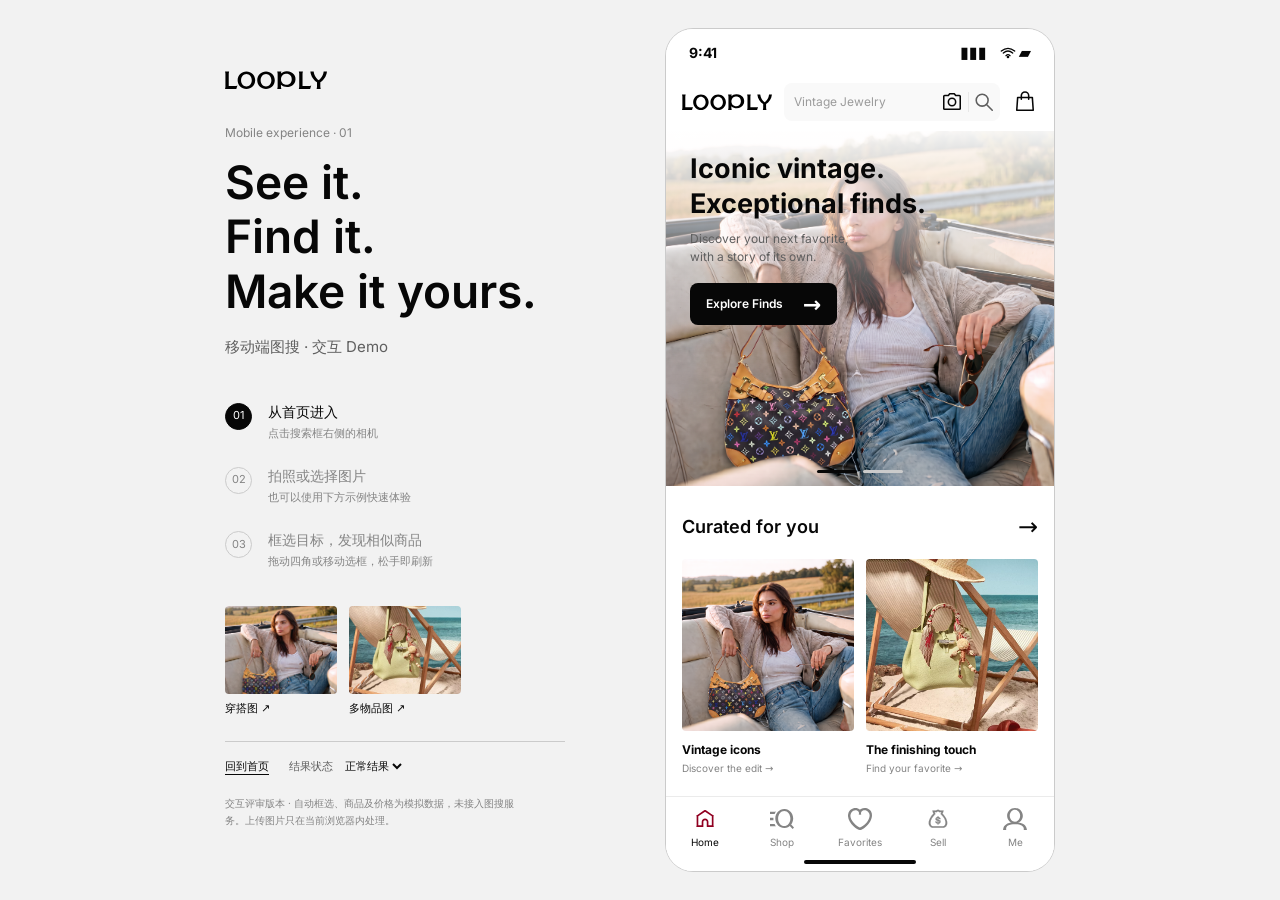
<file: index.html>
<!doctype html>
<html lang="en"><head><meta charset="UTF-8"><meta name="viewport" content="width=device-width,initial-scale=1,viewport-fit=cover"><title>Looply · Visual Search</title><link rel="stylesheet" href="style.css?v=20261026-4"></head>
<body>
<aside class="review">
 <img src="assets/logo.svg" class="review-logo" alt="Looply"><div class="version">Mobile experience · 01</div>
 <h1>See it.<br>Find it.<br>Make it yours.</h1>
 <p class="intro">移动端图搜 · 交互 Demo</p>
 <ol class="steps"><li class="active" data-step="home"><span>01</span><div>从首页进入<small>点击搜索框右侧的相机</small></div></li><li data-step="source"><span>02</span><div>拍照或选择图片<small>也可以使用下方示例快速体验</small></div></li><li data-step="results"><span>03</span><div>框选目标，发现相似商品<small>拖动四角或移动选框，松手即刷新</small></div></li></ol>
 <div class="review-examples"><button data-sample="style" aria-label="体验穿搭图"><img src="assets/style.png" alt="包袋与太阳镜"><span>穿搭图 ↗</span></button><button data-sample="editorial" aria-label="体验多物品图"><img src="assets/editorial.png" alt="包袋与草帽"><span>多物品图 ↗</span></button></div>
 <div class="review-tools"><button id="resetDemo">回到首页</button><label>结果状态<select id="scenario" aria-label="结果状态"><option value="normal">正常结果</option><option value="empty">无匹配</option><option value="error">加载失败</option></select></label></div>
 <p class="disclosure">交互评审版本 · 自动框选、商品及价格为模拟数据，未接入图搜服务。上传图片只在当前浏览器内处理。</p>
</aside>
<main class="device" id="device">
 <section id="home" class="screen home">
  <div class="status"><b>9:41</b><span>▮▮▮ &nbsp; <svg viewBox="0 0 24 16"><path d="M2 5Q12-3 22 5M5 8Q12 2 19 8M9 12Q12 9 15 12"/><circle cx="12" cy="14" r="1"/></svg> ▰</span></div>
  <header class="home-header"><img src="assets/logo.svg" alt="Looply" class="logo"><div class="search-field"><span>Vintage Jewelry</span><button class="icon camera-action" id="openSearch" aria-label="Search by image" data-icon="camera"></button><button class="icon search-action" id="submitSearch" aria-label="Search" data-icon="search"></button></div><button class="icon" aria-label="Shopping bag" data-icon="bag" id="bagButton"></button></header>
  <div class="home-scroll">
   <section class="hero"><img src="assets/style.png" alt="Vintage Louis Vuitton bag styled with sunglasses"><div class="hero-copy"><h2>Iconic vintage.<br>Exceptional finds.</h2><p>Discover your next favorite,<br>with a story of its own.</p><button class="primary" id="explore">Explore Finds <span>→</span></button></div><div class="dots"><i></i><i></i></div></section>
   <section class="home-collection"><div class="section-heading"><h2>Curated for you</h2><span>→</span></div><div class="collection-grid"><button data-sample="style"><img src="assets/bag-look.png" alt="Louis Vuitton vintage styles"><strong>Vintage icons</strong><span>Discover the edit →</span></button><button data-sample="editorial"><img src="assets/editorial.png" alt="Summer bag and accessories"><strong>The finishing touch</strong><span>Find your favorite →</span></button></div></section>
  </div>
  <nav class="bottom-nav" aria-label="Main navigation"><button class="selected"><img src="assets/home.svg" alt="">Home</button><button><img src="assets/shop.svg" alt="">Shop</button><button><img src="assets/favorites.svg" alt="">Favorites</button><button><img src="assets/sell.svg" alt="">Sell</button><button><img src="assets/me.svg" alt="">Me</button></nav>
 </section>
 <section id="results" class="screen results" hidden>
  <header class="image-header"><button class="icon dark" id="backHome" aria-label="Back to home" data-icon="back"></button><span>Search by image</span><span class="icon" aria-hidden="true"></span></header>
  <div class="photo-area" id="photoArea"><div class="photo-wrap" id="photoWrap"><img id="sourcePhoto" alt="Your search image" draggable="false"><div id="selection" tabindex="0" role="group" aria-label="Search area. Drag to move; drag corners to resize. Arrow keys move the selection."><i class="corner nw" data-corner="nw"></i><i class="corner ne" data-corner="ne"></i><i class="corner sw" data-corner="sw"></i><i class="corner se" data-corner="se"></i></div></div></div>
  <div class="crop-hint" id="cropHint">Drag the corners to adjust your search</div>
  <div class="recognition-status" id="recognitionStatus" role="status" aria-live="polite"><i></i><span>Searching by image…</span></div>
  <button class="search-cancel" id="cancelImageSearch" type="button">Cancel</button>
  <section class="result-sheet" id="resultSheet" aria-label="Visual search results">
   <button class="sheet-handle" id="sheetHandle" aria-label="Expand results" aria-expanded="false"><span></span></button>
   <div class="result-heading" id="resultHeading"><button id="editCrop" class="crop-preview" aria-label="Adjust image selection"><canvas id="cropThumb" width="100" height="100"></canvas><span data-icon="crop"></span></button><div><h2>Similar finds</h2><p id="resultStatus" role="status" aria-live="polite">Finding similar pieces…</p></div><button class="icon" id="expandResults" aria-label="Expand results" data-icon="up"></button></div>
   <section class="candidate-strip" id="candidateStrip" aria-label="Detected items"><span id="candidateHelp" class="sr-only">Choose a detected item</span><div class="candidate-row"><div class="candidate-list" id="candidateList"></div><button class="candidate-close" id="closeResults" aria-label="Close results" title="Close results">×</button></div></section>
   <span id="targetLabel" class="sr-only">Selected area</span>
   <div class="image-filter-bar" aria-label="Search filters">
    <button class="filter-chip" id="openFilters"><svg viewBox="0 0 20 20" aria-hidden="true"><path d="M3 4h14l-5.3 6.2v4.5l-3.4 1.8v-6.3L3 4Z"/></svg>Filters</button>
    <button class="filter-chip" id="sortButton"><svg viewBox="0 0 20 20" aria-hidden="true"><path d="M7 3v13m0 0-3-3m3 3 3-3M14 17V4m0 0 3 3m-3-3-3 3"/></svg>Sort by <span data-icon="chevron"></span></button>
    <button class="filter-chip" id="designerFilter">Designers <span data-icon="chevron"></span></button>
    <button class="filter-chip" id="categoryFilter">Category <span data-icon="chevron"></span></button>
   </div>
   <div class="result-content" id="resultContent"><div class="product-grid" id="products"></div><div id="resultMessage" hidden></div><p class="end-note" id="endNote">A new chapter for every find.</p></div>
  </section>
 </section>
<section class="screen camera-screen" id="cameraScreen" hidden><header class="image-header"><button id="closeCamera" class="icon dark" aria-label="Close camera" data-icon="close"></button><span>Search by image</span><span class="icon"></span></header><img class="camera-poster" id="cameraPoster" src="assets/style.png" alt="Demo camera preview"><video id="video" autoplay playsinline muted></video><span class="preview-label" id="previewLabel">Demo preview</span><div class="camera-guide"><i></i><i></i><i></i><i></i></div><div class="camera-permission-feedback" id="cameraPermissionFeedback" role="status" hidden><p id="cameraPermissionMessage"></p></div><div id="cameraMessage">Starting camera…</div><div class="camera-bottom"><span class="camera-bottom-spacer"></span><button id="shutter" aria-label="Take photo"><span></span></button><span class="camera-bottom-spacer"></span></div><section class="camera-gallery" id="cameraGallery"><div class="gallery-peek" id="galleryToggle" role="button" tabindex="0" aria-label="Expand album panel" aria-expanded="false"><i></i><span>Album</span></div><div class="gallery-access" id="galleryAccess"><span>Enable photo access to find products faster.</span><button id="galleryEnable" type="button">Enable</button></div><div class="gallery-photos" id="galleryPhotos" hidden><div class="gallery-photos-heading"><strong>Recent photos</strong><button id="galleryChoosePhoto" type="button">All photos</button></div><div class="gallery-photo-grid"><button type="button" data-gallery-sample="style" aria-label="Search with first recent photo"><img src="assets/style.png" alt="Bag and sunglasses"></button><button type="button" data-gallery-sample="editorial" aria-label="Search with second recent photo"><img src="assets/editorial.png" alt="Bag and hat"></button><button type="button" data-gallery-sample="neverfull" aria-label="Search with third recent photo"><img src="assets/neverfull.png" alt="Tote bag"></button></div></div></section><div class="album-permission-overlay" id="albumPermissionOverlay" hidden><div class="album-permission-dialog" role="dialog" aria-modal="true" aria-labelledby="albumPermissionTitle"><small>Demo permission request</small><h2 id="albumPermissionTitle">Allow Looply to access your photos?</h2><p>This preview simulates the device permission prompt.</p><div class="album-permission-actions"><button id="albumDeny" type="button">Don't Allow</button><button id="albumAllow" type="button">Allow</button></div></div></div></section>
 <div class="modal-backdrop" id="sourceModal" hidden><section class="source-sheet" role="dialog" aria-modal="true" aria-labelledby="sourceTitle"><div class="modal-title"><h2 id="sourceTitle">Search by image</h2><button class="icon pale" id="closeSource" aria-label="Close" data-icon="close"></button></div><p>Find pieces you love with a photo.</p><button class="source-option" id="takePhoto"><span data-icon="camera"></span><span>Take a photo</span><span>→</span></button><button class="source-option" id="chooseAlbum"><span data-icon="image"></span><span>Choose from album</span><span>→</span></button><div class="sample-label">Or try an example</div><div class="sample-row"><button data-sample="style"><img src="assets/style.png" alt="Try a bag and sunglasses photo"></button><button data-sample="editorial"><img src="assets/editorial.png" alt="Try a bag and hat photo"></button><button data-sample="neverfull"><img src="assets/neverfull.png" alt="Try a tote bag photo"></button></div></section></div>
 <div class="modal-backdrop" id="sortModal" hidden><section class="source-sheet" role="dialog" aria-modal="true" aria-labelledby="sortTitle"><div class="modal-title"><h2 id="sortTitle">Sort by</h2><button class="icon pale" id="closeSort" aria-label="Close sorting" data-icon="close"></button></div><button class="sort-option" data-sort="similar">Most similar <span>✓</span></button><button class="sort-option" data-sort="low">Price: low to high <span></span></button><button class="sort-option" data-sort="high">Price: high to low <span></span></button></section></div>
 <div class="toast" id="toast" role="status" hidden></div><div class="home-indicator"></div>
 <input type="file" id="albumInput" accept="image/*" hidden><input type="file" id="cameraInput" accept="image/*" capture="environment" hidden>
</main>
<script src="app.js?v=20261026-9"></script></body></html>
</file>
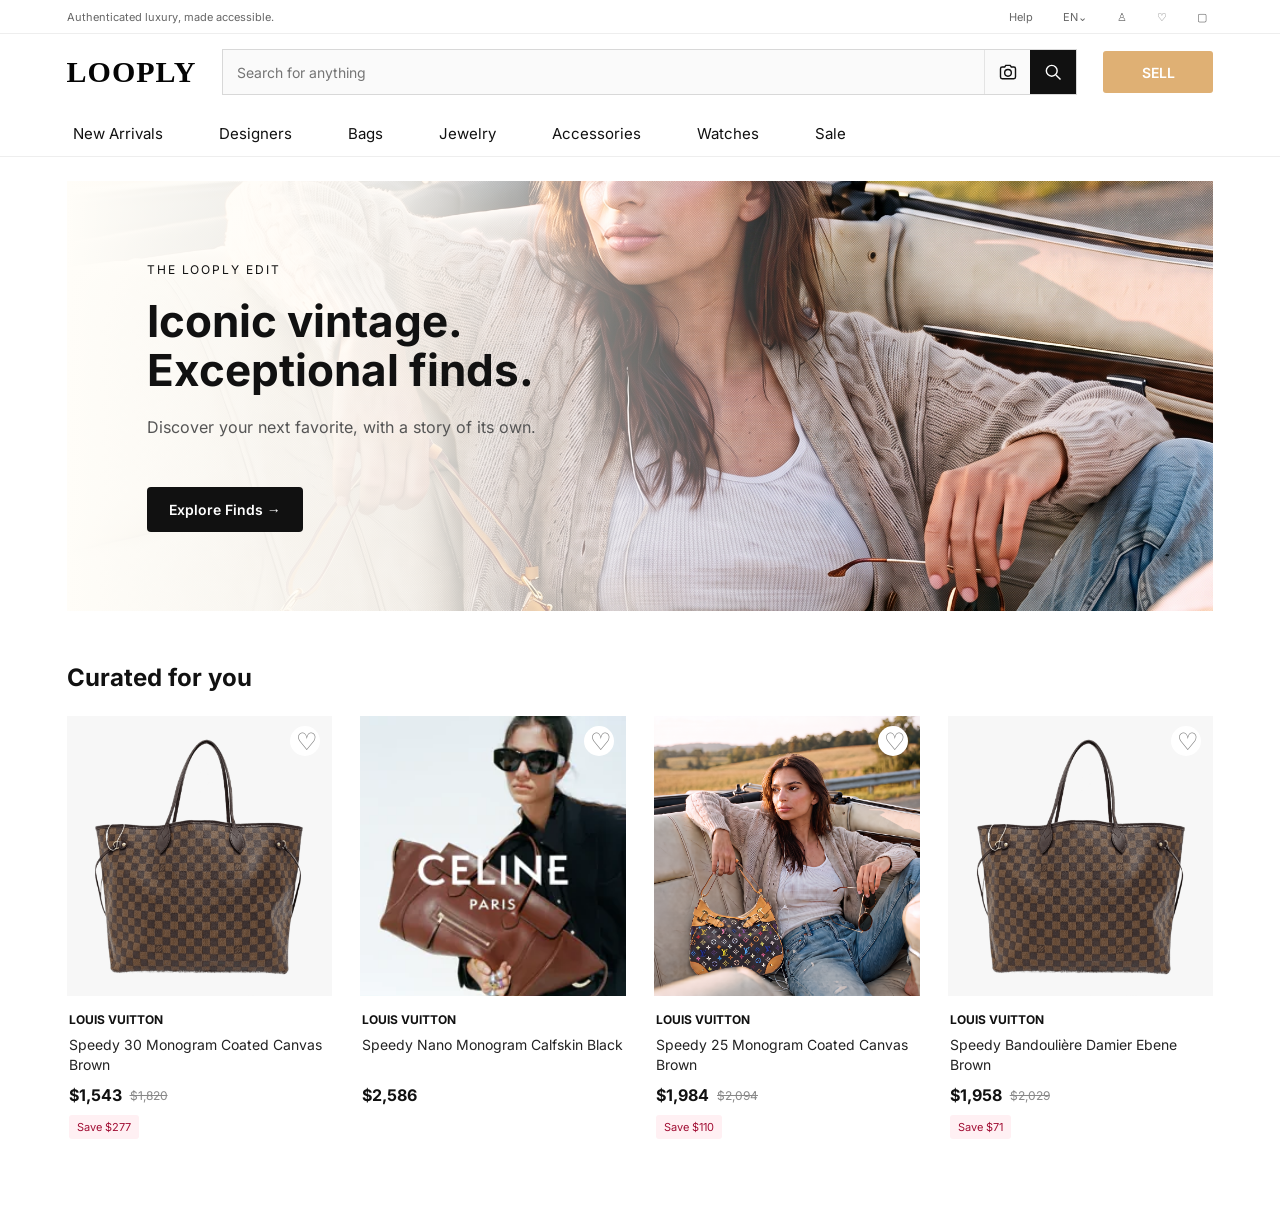
<file: pc.html>
<!doctype html>
<html lang="en">
<head>
 <meta charset="UTF-8"><meta name="viewport" content="width=device-width,initial-scale=1">
 <title>Looply · PC Visual Search</title><link rel="stylesheet" href="pc.css?v=20261021-2"><link rel="stylesheet" href="pc-fixes.css?v=20261026-3">
</head>
<body>
 <header class="site-header">
  <div class="topbar"><span>Authenticated luxury, made accessible.</span><nav><button>Help</button><button>EN⌄</button><button aria-label="Account">♙</button><button aria-label="Favorites">♡</button><button aria-label="Shopping bag">▢</button></nav></div>
  <div class="search-row">
   <a class="wordmark" href="pc.html" aria-label="Looply home">LOOPLY</a>
   <div class="search-shell" id="searchShell">
    <button class="query-thumb" id="queryThumb" hidden aria-label="Adjust image search"><img id="queryThumbImage" src="assets/editorial.png" alt="Current image search"><span>×</span></button>
    <input id="searchInput" value="" placeholder="Search for anything" aria-label="Search" autocomplete="off">
    <span class="image-mode-label" id="imageModeLabel" hidden>Search by image</span>
    <button class="clear-search" id="clearSearch" aria-label="Clear search" hidden>×</button>
    <button class="camera-entry" id="cameraEntry" aria-label="Search by image"><svg viewBox="0 0 24 24"><path d="M8 6l1.4-2h5.2L16 6h3a2 2 0 012 2v10a2 2 0 01-2 2H5a2 2 0 01-2-2V8a2 2 0 012-2h3z"/><circle cx="12" cy="13" r="4"/></svg></button>
    <button class="submit-search" id="submitSearch" aria-label="Search"><svg viewBox="0 0 24 24"><circle cx="10.5" cy="10.5" r="6.5"/><path d="M15.5 15.5L21 21"/></svg></button>
    <p class="search-paste-error" id="searchPasteError" role="alert" hidden></p>
   </div>
   <button class="sell-button">SELL</button>
  </div>
  <nav class="main-nav"><button>New Arrivals</button><button>Designers</button><button>Bags</button><button>Jewelry</button><button>Accessories</button><button>Watches</button><button>Sale</button></nav>
 </header>

 <main id="homePage" class="pc-home">
  <section class="pc-hero"><img src="assets/style.png" alt="Vintage accessories"><div class="pc-hero-copy"><p>THE LOOPLY EDIT</p><h1>Iconic vintage.<br>Exceptional finds.</h1><span>Discover your next favorite, with a story of its own.</span><button id="exploreHome">Explore Finds →</button></div></section>
  <section class="pc-home-edit"><h2>Curated for you</h2><div id="homeProducts" class="pc-home-products"></div></section>
 </main>
 <main id="resultsPage" hidden>
  <div class="result-toolbar">
   <div class="result-heading"><img id="resultThumb" alt="Search image" hidden><h1 id="resultTitle">Results for “Speedy” <span>(629 items)</span></h1></div>
   <div><button id="toggleFilters">⇆ &nbsp; Hide Filter</button><button>⇅ &nbsp; Sort by</button><button class="recommended">Recommended⌄</button></div>
  </div>
  <div class="catalog-layout">
   <aside class="filters" id="filters">
    <section><h2>Category <span>⌃</span></h2><strong>Luggage &amp; Bags</strong><label><input type="checkbox"> Crossbody Bag</label><label><input type="checkbox"> Shoulder Bag</label><label><input type="checkbox"> Top Handle Bag</label></section>
    <section><h2>Series <span>⌃</span></h2><label><input type="checkbox"> NEO SPEEDY</label><label><input type="checkbox"> SPEEDY</label><label><input type="checkbox"> SPEEDY CUBE</label><label><input type="checkbox"> SPEEDY SOFT</label><label><input type="checkbox"> SPEEDY TRUNK</label></section>
    <section><h2>Condition <span>⌃</span></h2><label><input type="checkbox"> Excellent</label><label><input type="checkbox"> Very Good</label><label><input type="checkbox"> Good</label><label><input type="checkbox"> Fair</label></section>
   </aside>
   <section class="catalog" id="catalog" aria-live="polite"></section>
  </div>
 </main>

 <div class="backdrop" id="uploadModal" hidden>
  <section class="upload-modal" role="dialog" aria-modal="true" aria-labelledby="uploadTitle">
   <button class="modal-close" data-close="uploadModal" aria-label="Close">×</button>
   <h2 id="uploadTitle">Search with an image</h2><p>Upload a photo to find similar pieces on Looply.</p>
   <label class="dropzone" id="dropzone"><input id="fileInput" type="file" accept="image/jpeg,image/png,image/webp"><svg viewBox="0 0 24 24"><path d="M12 16V4m0 0L7 9m5-5 5 5M5 15v4h14v-4"/></svg><strong>Drag an image here or <u>browse a file</u></strong></label>
   <p id="uploadError" role="alert" hidden></p>
   <div class="divider"><span>or</span></div>
   <form class="url-row" id="urlForm"><input id="imageUrl" type="url" placeholder="Paste an image link" aria-label="Image URL"><button>Search</button></form>
   <p class="paste-hint">Copied a screenshot? Press Ctrl/Cmd + V anywhere on this page to search.</p>
  </section>
 </div>

 <div class="backdrop" id="targetModal" hidden>
  <section class="target-modal" role="dialog" aria-modal="true" aria-labelledby="targetTitle">
   <header><div><h2 id="targetTitle">Adjust search target</h2><p>Select an item or adjust the frame.</p></div><button class="modal-close" data-close="targetModal" aria-label="Close">×</button></header>
   <div class="target-workspace">
    <div class="target-photo"><img id="targetImage" src="assets/editorial.png" alt="Image search source"><div class="selection-box" id="selectionBox"><i></i><i></i><i></i><i></i></div></div>
    <aside><h3>Items in this photo</h3><div class="target-options"><button class="selected" data-target="Bag"><span class="crop bag"></span><b>Bag</b></button><button data-target="Hat"><span class="crop hat"></span><b>Hat</b></button><button data-target="Shoes"><span class="crop shoes"></span><b>Shoes</b></button></div><p>Drag the frame on the image to fine-tune the search area.</p></aside>
   </div>
   <footer><button class="cancel" data-close="targetModal">Cancel</button><button class="update" id="updateResults">Update results</button></footer>
  </section>
 </div>

 <script src="pc.js?v=20261026-5"></script>
</body></html>
</file>
<file: style.css>
@font-face{font-family:Inter;src:url('assets/inter.woff2') format('woff2');font-weight:100 900;font-display:swap}
:root{--ink:#070707;--gray:#848484;--line:#ebebeb;--soft:#f9f9f9;--red:#900021;--pink:#f9f2f4}
*{box-sizing:border-box}body{margin:0;background:#f2f2f2;color:var(--ink);font:14px/1.45 Inter,system-ui,sans-serif;display:flex;align-items:center;justify-content:center;gap:100px;min-height:100dvh;padding:28px}button,input,select{font:inherit}button{cursor:pointer;border:0;background:none;color:inherit;padding:0}button:focus-visible,select:focus-visible,[tabindex]:focus-visible{outline:2px solid var(--red);outline-offset:4px}button:disabled{cursor:default;opacity:.5}img{display:block;max-width:100%}h1,h2,p{margin:0}svg{width:22px;height:22px;fill:none;stroke:currentColor;stroke-width:1.7;stroke-linecap:round;stroke-linejoin:round}span[data-icon]{display:inline-flex}[hidden]{display:none!important}
.review{width:340px;flex-shrink:0}.review-logo{width:102px}.version{margin-top:35px;font-size:12px;color:var(--gray)}.review h1{font-size:46px;font-weight:600;line-height:1.18;margin:14px 0 18px}.intro{font-size:15px;color:#5f5f5f}.steps{list-style:none;padding:0;margin:32px 0 24px}.steps li{display:flex;gap:16px;align-items:flex-start;padding:12px 0;color:var(--gray)}.steps li>span{font-size:11px;border:1px solid #cbcbcb;border-radius:50%;width:27px;height:27px;display:grid;place-items:center;margin-top:1px}.steps li.active{color:var(--ink)}.steps li.active>span{background:var(--ink);border-color:var(--ink);color:#fff}.steps small{display:block;font-size:11px;color:var(--gray);margin-top:4px}.review-examples{display:flex;gap:12px}.review-examples button{width:112px;text-align:left}.review-examples img{width:112px;height:88px;object-fit:cover;border-radius:4px}.review-examples span{display:block;font-size:11px;margin-top:7px}.review-tools{display:flex;gap:20px;align-items:center;border-top:1px solid #cbcbcb;margin-top:24px;padding-top:16px;font-size:11px}.review-tools>button{text-decoration:underline;text-underline-offset:4px}.review-tools label{color:#5f5f5f}.review-tools select{margin-left:8px;background:transparent;border:0;max-width:95px;color:var(--ink)}.disclosure{font-size:10px;line-height:1.7;color:var(--gray);margin-top:20px;max-width:300px}
.device{height:min(844px,calc(100dvh - 56px));min-height:660px;width:390px;flex-shrink:0;position:relative;background:#fff;border:1px solid #cbcbcb;border-radius:28px;overflow:hidden}.screen{position:absolute;inset:0;overflow:hidden;background:#fff}.status{height:44px;padding:12px 23px 8px;display:flex;align-items:center;justify-content:space-between;font-size:14px}.status>span{display:flex;align-items:center;font-size:16px;gap:3px}.status svg{width:16px;height:14px;stroke-width:2}.home-header{height:58px;padding:8px 16px;display:flex;gap:12px;align-items:center}.logo{width:90px}.search-field{height:38px;background:var(--soft);border-radius:8px;flex:1;min-width:0;display:flex;align-items:center;padding-left:10px}.search-field>span{font-size:12px;color:#9b9b9b;white-space:nowrap;overflow:hidden;text-overflow:ellipsis}.icon{width:40px;height:40px;flex-shrink:0;display:inline-grid;place-items:center;border-radius:8px}.search-field .icon{width:38px;color:#5f5f5f;margin-left:auto}.home-header>.icon{width:26px}.home-scroll{height:calc(100% - 177px);overflow-y:auto;scrollbar-width:none}.hero{height:355px;position:relative;background:#f2f2f2;overflow:hidden}.hero>img{width:100%;height:100%;object-fit:cover;object-position:center 70%}.hero:after{content:'';position:absolute;inset:0;background:linear-gradient(180deg,rgba(255,255,255,.94),rgba(255,255,255,.45) 32%,transparent 62%)}.hero-copy{position:absolute;top:20px;left:24px;right:20px;z-index:1}.hero h2{font-size:27px;line-height:1.3;font-weight:700}.hero p{font-size:12px;color:#5f5f5f;line-height:1.45;margin-top:9px}.primary{padding:12px 20px;border-radius:8px;background:var(--ink);color:#fff;font-weight:600;display:inline-flex;align-items:center;justify-content:center;gap:20px}.primary span{font-size:22px;line-height:1}.hero .primary{font-size:12px;margin-top:18px;padding:10px 16px}.dots{position:absolute;bottom:13px;left:50%;transform:translateX(-50%);display:flex;gap:6px;z-index:1}.dots i{height:3px;width:40px;background:#cbcbcb;border-radius:9px}.dots i:first-child{background:var(--ink)}.home-collection{padding:24px 16px}.section-heading{display:flex;align-items:center;justify-content:space-between;margin-bottom:14px}.section-heading h2{font-size:18px;font-weight:600}.section-heading>span{font-size:24px}.collection-grid{display:grid;grid-template-columns:1fr 1fr;gap:12px}.collection-grid button{text-align:left}.collection-grid img{aspect-ratio:1;object-fit:cover;border-radius:4px}.collection-grid strong{display:block;font-size:12px;margin-top:10px}.collection-grid span{display:block;font-size:10px;color:var(--gray);margin-top:3px}.bottom-nav{position:absolute;bottom:0;height:75px;width:100%;display:flex;justify-content:space-around;border-top:1px solid var(--line);background:#fff;padding-top:10px}.bottom-nav button{display:flex;align-items:center;flex-direction:column;gap:4px;font-size:10px;color:var(--gray);height:43px;min-width:48px}.bottom-nav img{width:24px;height:24px;object-fit:contain}.bottom-nav .selected{color:var(--ink)}.home-indicator{position:absolute;bottom:7px;left:50%;transform:translateX(-50%);width:112px;height:4px;background:#070707;border-radius:99px;z-index:50;pointer-events:none}.results{background:#070707;color:#fff}.image-header{height:74px;display:flex;align-items:center;justify-content:space-between;padding:20px 16px 10px;position:relative;z-index:2;font-size:14px;font-weight:500;color:#fff}.dark{background:#ffffff12;color:#fff}.photo-area{position:absolute;top:78px;left:16px;right:16px;height:calc(54% - 112px);display:flex;align-items:center;justify-content:center;overflow:hidden}.photo-wrap{position:relative;max-width:100%;max-height:100%;overflow:hidden;user-select:none;touch-action:none}.photo-wrap>img{width:100%;height:100%;display:block;pointer-events:none}.crop-hint{position:absolute;top:calc(54% - 27px);left:0;right:0;text-align:center;font-size:11px;color:#ffffffbf}#selection{position:absolute;border:1px solid #ffffffa6;box-shadow:0 0 0 700px #0006;touch-action:none;cursor:move}#selection.dragging{border-color:#fff}.corner{position:absolute;width:30px;height:30px;z-index:1;border:3px solid white}.nw{left:-2px;top:-2px;border-right:0;border-bottom:0;border-top-left-radius:6px;cursor:nwse-resize}.ne{right:-2px;top:-2px;border-left:0;border-bottom:0;border-top-right-radius:6px;cursor:nesw-resize}.sw{left:-2px;bottom:-2px;border-top:0;border-right:0;border-bottom-left-radius:6px;cursor:nesw-resize}.se{right:-2px;bottom:-2px;border-top:0;border-left:0;border-bottom-right-radius:6px;cursor:nwse-resize}.result-sheet{position:absolute;inset:54% 0 0;background:#fff;color:var(--ink);border-radius:24px 24px 0 0;display:flex;flex-direction:column;transition:top .28s cubic-bezier(.22,.8,.3,1);z-index:3}.result-sheet.expanded{top:74px}.sheet-handle{height:22px;flex-shrink:0;width:100%;display:grid;place-items:center;touch-action:none}.sheet-handle span{height:4px;width:34px;border-radius:99px;background:#cbcbcb}.result-heading{display:flex;align-items:center;gap:12px;padding:2px 16px 14px}.crop-preview{position:relative;width:42px;height:48px;flex-shrink:0}.crop-preview canvas{display:block;width:42px;height:42px;border-radius:4px;background:#f2f2f2;object-fit:cover}.crop-preview>span{position:absolute;right:-3px;bottom:0;background:#fff;border-radius:3px;padding:2px;border:1px solid var(--line)}.crop-preview svg{width:12px;height:12px}.result-heading h2{font-size:16px;font-weight:600}.result-heading p{font-size:10px;color:var(--gray);margin-top:3px}.result-heading>.icon{margin-left:auto;background:var(--soft);width:32px;height:32px}.result-heading>.icon svg{width:18px}.expanded .result-heading>.icon svg{transform:rotate(180deg)}.sort-row{padding:0 16px 12px;display:flex;align-items:center;justify-content:space-between;border-bottom:1px solid var(--line);font-size:11px}.sort-row>span{color:#5f5f5f}.sort-row button{display:flex;align-items:center;gap:6px}.sort-row svg{width:14px;height:14px}.result-content{overflow-y:auto;overscroll-behavior:contain;padding:16px 16px 34px;flex:1;scrollbar-width:none}.product-grid{display:grid;grid-template-columns:1fr 1fr;gap:24px 16px}.product-card{min-width:0;position:relative}.product-image{position:relative;aspect-ratio:1;background:#f2f2f2;border-radius:4px;overflow:hidden}.product-image>img{width:100%;height:100%;object-fit:cover}.favorite{position:absolute;right:3px;top:3px;display:flex;align-items:center;gap:4px;padding:6px;font-size:10px;border-radius:4px;background:#ffffffa8}.favorite svg{width:17px;height:17px}.favorite[aria-pressed=true]{color:var(--red)}.favorite[aria-pressed=true] svg{fill:var(--red)}.product-info{padding:10px 4px 0}.product-info h3{font-size:12px;font-weight:600;margin:0 0 3px}.product-info p{font-size:12px;line-height:1.45;display:-webkit-box;-webkit-line-clamp:2;-webkit-box-orient:vertical;overflow:hidden;min-height:35px}.price{margin-top:7px;display:flex;align-items:center;gap:5px;flex-wrap:wrap}.price b{font-size:14px}.price del{font-size:10px;color:var(--gray)}.saving{display:inline-block;background:var(--pink);color:var(--red);font-size:10px;padding:2px 4px;border-radius:4px;margin-top:5px}.end-note{text-align:center;color:var(--gray);font-size:11px;margin:28px 0 8px}.skeleton{height:240px;background:linear-gradient(100deg,#f2f2f2 30%,#fafafa 50%,#f2f2f2 70%);background-size:300% 100%;animation:shimmer 1.4s infinite;border-radius:4px}@keyframes shimmer{to{background-position:-150% 0}}.message-state{padding:28px 14px;text-align:center}.message-state>svg{width:32px;height:32px;color:var(--gray);margin-bottom:12px}.message-state h3{font-size:16px;font-weight:600;margin:0 0 8px}.message-state p{font-size:12px;color:var(--gray);margin-bottom:20px}.message-state .primary{font-size:12px}.modal-backdrop{position:absolute;inset:0;background:#000c;z-index:20;display:flex;align-items:flex-end}.source-sheet{width:100%;padding:16px 16px 48px;border-radius:24px 24px 0 0;background:#fff;max-height:92%;overflow:auto;animation:slideIn .2s ease}.modal-title{display:flex;align-items:center;justify-content:space-between;min-height:40px}.modal-title h2{font-size:20px;font-weight:600}.pale{background:var(--soft)}.source-sheet>p{font-size:13px;color:var(--gray);margin:8px 0 20px}.source-option{display:flex;width:100%;align-items:center;gap:16px;padding:15px 12px;border-top:1px solid var(--line);font-size:16px;text-align:left}.source-option>span:last-child{margin-left:auto}.sample-label{font-size:12px;color:var(--gray);margin:24px 0 12px}.sample-row{display:flex;gap:12px}.sample-row button{width:80px;height:80px;overflow:hidden;border-radius:4px;background:#f2f2f2}.sample-row img{width:100%;height:100%;object-fit:cover}.sort-option{padding:15px 12px;width:100%;display:flex;justify-content:space-between;font-size:16px;border-bottom:1px solid var(--line)}.camera-screen{background:#070707;color:#fff;z-index:15}.camera-screen video{position:absolute;width:100%;height:100%;object-fit:cover;inset:0}.camera-screen .image-header{position:absolute;top:0;width:100%}.camera-guide{position:absolute;inset:24% 12% 29%;border:1px solid #ffffff80;border-radius:8px;pointer-events:none}#cameraMessage{position:absolute;left:30px;right:30px;top:44%;text-align:center;font-size:13px;color:#ffffffc0}.camera-bottom{position:absolute;bottom:65px;left:40px;right:40px;display:flex;justify-content:space-between;align-items:center}#shutter{width:74px;height:74px;border:3px solid white;border-radius:50%;padding:5px}#shutter span{display:block;width:100%;height:100%;background:white;border-radius:50%}.toast{position:absolute;bottom:90px;left:24px;right:24px;border-radius:8px;background:#070707eb;color:#fff;text-align:center;font-size:12px;padding:13px 16px;z-index:60;pointer-events:none}@keyframes slideIn{from{transform:translateY(30px);opacity:.4}to{transform:none;opacity:1}}@media(max-width:850px){body{gap:36px;padding:16px}.review{width:280px}.review h1{font-size:38px}.device{height:calc(100dvh - 32px)}}@media(max-width:700px){body{padding:0;background:#fff;display:block;overflow:hidden}.review{display:none}.device{border:0;border-radius:0;width:100%;height:100dvh;min-height:0}.status{padding-top:max(12px,env(safe-area-inset-top));height:44px}.home-indicator{bottom:max(7px,env(safe-area-inset-bottom))}}@media(prefers-reduced-motion:reduce){*{animation:none!important;transition:none!important}}
/* Camera-first entry, matched to the confirmed reference structure. */
.camera-poster{position:absolute;inset:0;width:100%;height:100%;object-fit:cover;filter:brightness(.72)}.camera-screen video{height:100%}.camera-screen .image-header{background:linear-gradient(#0005,transparent)}.preview-label{position:absolute;top:80px;left:16px;font-size:10px;padding:4px 8px;border-radius:4px;background:#0007;color:#fff}.camera-guide{inset:18% 8% 37%;border:0;border-radius:0}.camera-guide i{position:absolute;width:30px;height:30px;border:3px solid #fff;border-radius:6px}.camera-guide i:nth-child(1){top:0;left:0;border-right:0;border-bottom:0}.camera-guide i:nth-child(2){top:0;right:0;border-left:0;border-bottom:0}.camera-guide i:nth-child(3){bottom:0;left:0;border-top:0;border-right:0}.camera-guide i:nth-child(4){bottom:0;right:0;border-top:0;border-left:0}#cameraMessage{top:auto;bottom:34%;background:#070707b8;border-radius:6px;padding:9px 12px;left:40px;right:40px;font-size:12px}.camera-bottom{bottom:23%;left:40px;right:40px}.camera-mode{position:absolute;bottom:18%;width:100%;text-align:center;font-size:16px;font-weight:600}.camera-mode>span{display:block;width:18px;height:3px;background:white;margin:6px auto 0;border-radius:2px}.camera-gallery{position:absolute;bottom:0;left:0;right:0;height:16%;min-height:120px;background:#070707;color:white;transition:height .25s ease;z-index:3;border-radius:8px 8px 0 0;overflow:hidden}.camera-gallery.expanded{height:78%;overflow-y:auto}.camera-gallery header{display:flex;align-items:center;justify-content:space-between;padding:0 16px;height:44px}.camera-gallery header button:first-child{display:flex;align-items:center;gap:12px;font-weight:600;touch-action:none}.camera-gallery header button:last-child{font-size:12px;color:#ffffffb0}.camera-gallery svg{width:16px;height:16px}.camera-gallery.expanded svg{transform:rotate(180deg)}.camera-gallery>p{font-size:10px;color:#ffffff9c;padding:0 16px 8px}.gallery-grid{display:grid;grid-template-columns:repeat(3,1fr);gap:2px}.gallery-grid button{aspect-ratio:1;overflow:hidden}.gallery-grid img{width:100%;height:100%;object-fit:cover}.camera-screen:not([hidden])~.home-indicator{background:#fff}
.home-header .search-field{gap:0;padding-left:10px}.home-header .search-field>span{flex:1}.home-header .search-field .icon{width:32px;height:34px;flex:0 0 32px;margin:0;border-radius:6px;background:transparent;color:#5f5f5f}.home-header .search-field .camera-action{color:#070707}.home-header .search-field .search-action{position:relative;border-left:0;border-radius:0}.home-header .search-field .search-action:before{content:"";position:absolute;left:0;top:7px;height:20px;border-left:1px solid #e8e8e8}
.image-filter-bar{display:flex;align-items:center;gap:8px;overflow-x:auto;overscroll-behavior-x:contain;scrollbar-width:none;padding:2px 16px 12px;border-bottom:1px solid var(--line);flex:0 0 auto}.image-filter-bar::-webkit-scrollbar{display:none}.filter-chip{height:36px;display:inline-flex;align-items:center;justify-content:center;gap:6px;flex:0 0 auto;padding:0 10px;border:1px solid #e5e5e5;border-radius:8px;background:#fff;color:var(--ink);font-size:12px;white-space:nowrap}.filter-chip>svg{width:14px;height:14px;fill:none;stroke:currentColor;stroke-width:1.5;stroke-linecap:round;stroke-linejoin:round}.filter-chip [data-icon] svg{width:13px;height:13px;stroke-width:1.6}.sr-only{position:absolute;width:1px;height:1px;padding:0;margin:-1px;overflow:hidden;clip:rect(0,0,0,0);white-space:nowrap;border:0}
.candidate-strip{padding:1px 16px 12px;flex:0 0 auto}.candidate-head{display:flex;align-items:center;justify-content:space-between;margin-bottom:8px;font-size:11px;font-weight:600}.candidate-head span+span{color:var(--gray);font-weight:400}.candidate-list{display:flex;gap:10px;overflow-x:auto;scrollbar-width:none;padding:2px 2px 4px}.candidate-list::-webkit-scrollbar{display:none}.candidate{width:58px;flex:0 0 58px;display:flex;flex-direction:column;align-items:center;gap:5px;color:#5f5f5f;font-size:10px}.candidate canvas{width:48px;height:48px;object-fit:cover;border-radius:6px;background:#f2f2f2;border:2px solid transparent}.candidate.selected{color:var(--ink);font-weight:600}.candidate.selected canvas{border-color:var(--red)}
.camera-bottom{bottom:23%;left:32px;right:32px}.recent-photo,.camera-bottom-spacer{width:52px;height:52px;display:grid;place-items:center}.recent-photo{position:relative;border:2px solid #ffffffd9;border-radius:7px;overflow:hidden}.recent-photo>img{width:100%;height:100%;object-fit:cover}.recent-photo [data-icon]{position:absolute;right:3px;bottom:3px;width:17px;height:17px;padding:2px;background:#0009;border-radius:4px}.recent-photo svg{width:100%;height:100%;stroke:#fff;stroke-width:2}.camera-gallery{height:19%;min-height:142px;background:#070707;border-radius:10px 10px 0 0;transition:height .25s ease;overflow:hidden}.camera-gallery.expanded{height:78%;overflow-y:auto}.gallery-peek{height:100%;width:100%;display:grid;grid-template-rows:20px 35px 1fr;align-items:center;text-align:left;padding:7px 12px 0;color:#fff;touch-action:none}.gallery-peek>i{width:24px;height:4px;border-radius:5px;background:#888;justify-self:center}.gallery-peek>span:nth-of-type(1){font-size:14px;font-weight:600;padding-left:2px}.gallery-preview{display:flex;overflow:hidden;height:100%;gap:2px;margin:0 -12px}.gallery-preview img{width:25%;height:100%;object-fit:cover}.gallery-expanded{display:none}.camera-gallery.expanded .gallery-peek{height:64px;grid-template-rows:12px 30px 0;padding-top:8px}.camera-gallery.expanded .gallery-peek>i{background:#777}.camera-gallery.expanded .gallery-preview{display:none}.camera-gallery.expanded .gallery-expanded{display:block}.gallery-expanded header{height:42px;display:flex;align-items:center;justify-content:space-between;padding:0 14px;color:#fff}.gallery-expanded header strong{font-size:13px}.gallery-expanded header button{font-size:12px;color:#ffffffb0}.gallery-grid{display:grid;grid-template-columns:repeat(3,1fr);gap:2px}.gallery-grid button{aspect-ratio:1;overflow:hidden}.gallery-grid img{width:100%;height:100%;object-fit:cover}.camera-screen:not([hidden])~.home-indicator{background:#fff}
.candidate-row{display:flex;align-items:center;gap:10px}.candidate-row .candidate-list{flex:1;min-width:0}.candidate-close{width:36px;height:48px;flex:0 0 36px;display:grid;place-items:center;font-size:30px;font-weight:300;line-height:1;color:#222;border-left:1px solid #e8e8e8}
.result-sheet{inset:54% 0 0;transition:top .28s cubic-bezier(.22,.8,.3,1)}.result-sheet.expanded{top:74px}.result-sheet.collapsed{top:calc(100% - 132px)}.results.sheet-collapsed .photo-area{top:78px;bottom:132px;height:auto}.results.sheet-collapsed .crop-hint{top:auto;bottom:145px}.sheet-handle{cursor:ns-resize;touch-action:none}.result-sheet.collapsed .sheet-handle span{background:#858585}
.result-sheet.collapsed{overflow:hidden}.result-sheet.collapsed .result-heading,.result-sheet.collapsed .image-filter-bar,.result-sheet.collapsed .result-content{display:none}
.candidate-strip{padding:4px 10px 12px}.candidate-head{display:none}.candidate-row{gap:8px}.candidate-row .candidate-list{gap:8px;padding:4px 2px 8px;align-items:center}.candidate{position:relative;width:64px;height:64px;flex-basis:64px;justify-content:center;gap:0}.candidate canvas{width:58px;height:58px;border:2px solid transparent;border-radius:10px;background:#080808}.candidate.selected canvas{border:3px solid var(--red)}.candidate.selected:after{content:"";position:absolute;bottom:-1px;left:50%;transform:translateX(-50%);border-left:5px solid transparent;border-right:5px solid transparent;border-top:6px solid var(--red)}.original-candidate{position:relative;width:58px;height:64px;flex:0 0 58px;display:flex;align-items:center;justify-content:center;border-left:1px solid #e8e8e8;padding-left:8px}.original-candidate canvas{width:50px;height:54px;object-fit:cover;border-radius:9px;background:#080808}.original-candidate span{position:absolute;left:9px;top:4px;padding:2px 4px;border-radius:0 0 4px 0;background:#070707d9;color:#fff;font-size:9px}.candidate-close{width:40px;height:52px;flex-basis:40px;border-left:0;font-size:32px;color:#333}
/* JD-inspired visual-search candidate rail: image-only row, fixed original action and close control. */
.camera-permission-feedback{position:absolute;left:28px;right:28px;top:36%;z-index:2;padding:16px;border-radius:10px;background:#070707dc;color:#fff;text-align:center;box-shadow:0 8px 24px #0004}.camera-permission-feedback p{font-size:12px;line-height:1.5}.camera-screen.permission-error #cameraMessage{display:none}.camera-screen.permission-error .camera-poster{filter:brightness(.45)}
.camera-gallery .gallery-peek,.camera-gallery.expanded .gallery-peek{height:54px;grid-template-rows:17px 28px;padding:6px 12px 0;cursor:ns-resize}.camera-gallery .gallery-peek:focus-visible{outline:2px solid #fff;outline-offset:-3px}.gallery-access{display:flex;align-items:center;justify-content:space-between;gap:8px;padding:2px 14px 0;color:#aaa;font-size:11px}.gallery-access button{flex:0 0 auto;padding:7px 11px;border-radius:999px;background:#fff;color:#111;font-size:11px;font-weight:600}.camera-gallery.expanded .gallery-access{margin-top:8px;padding:12px 14px;border-top:1px solid #333}
.result-sheet.expanded .sheet-handle,.result-sheet.expanded .result-heading{display:none}.candidate-strip{padding:8px 10px 12px;background:#f2f3f5;flex:0 0 auto}.candidate-row{height:68px;gap:8px}.candidate-row .candidate-list{display:flex;align-items:center;gap:8px;padding:2px;overflow-x:auto;min-width:0}.candidate{position:relative;width:54px;height:60px;flex:0 0 54px;display:block;padding:2px;border-radius:11px;background:#080808;overflow:visible}.candidate canvas{display:block;width:50px;height:56px;border:2px solid transparent;border-radius:9px;object-fit:cover}.candidate.selected{background:#ff3543}.candidate.selected canvas{border:2px solid #ff3543;border-radius:9px}.candidate.selected:after{content:"";position:absolute;bottom:-7px;left:50%;transform:translateX(-50%);border-left:6px solid transparent;border-right:6px solid transparent;border-top:7px solid #ff3543}.candidate-divider{height:56px;flex:0 0 1px;background:#d8d8d8}.original-candidate{position:relative;width:58px;height:60px;flex:0 0 58px;display:block;padding:2px;border:0;border-radius:10px;background:#080808;overflow:visible}.original-candidate canvas{display:block;width:54px;height:56px;object-fit:cover;border-radius:8px}.original-label{position:absolute;left:4px;top:4px;padding:2px 4px;background:#111d;color:white;font-size:9px;font-weight:600;border-radius:3px}.ai-label{position:absolute;left:50%;bottom:-5px;transform:translateX(-50%);white-space:nowrap;padding:3px 7px;border-radius:99px;background:#7814d9;color:#fff;font-size:9px;font-weight:600}.candidate-close{height:56px;width:40px;flex:0 0 40px;display:grid;place-items:center;font-size:29px;font-weight:300;color:#222;border:0;border-left:1px solid #d8d8d8;background:transparent}.result-sheet.collapsed .sheet-handle{display:grid}.result-sheet.collapsed .result-heading{display:none}
.gallery-peek>i{position:relative;width:24px;height:14px;border:0;border-radius:0;background:transparent;transform:none;justify-self:center}.gallery-peek>i:before{content:"";position:absolute;left:7px;top:5px;width:8px;height:8px;border-left:2px solid #aaa;border-top:2px solid #aaa;transform:rotate(45deg);transform-origin:center}.camera-gallery.expanded .gallery-peek>i{background:transparent;transform:none}.camera-gallery.expanded .gallery-peek>i:before{top:1px;transform:rotate(225deg)}
.gallery-preview{display:flex;overflow:hidden;height:100%;gap:2px;margin:0 -12px}.gallery-preview button{display:block;flex:0 0 25%;height:100%;overflow:hidden}.gallery-preview button img{display:block;width:100%;height:100%;object-fit:cover}.gallery-peek{cursor:grab}
/* Candidate thumbnails: border appears only on the selected item. */
.candidate{padding:0;background:transparent;border:0;border-radius:9px;overflow:visible}.candidate canvas{width:50px;height:56px;border:0;border-radius:8px;background:transparent}.candidate.selected{padding:0;background:transparent}.candidate.selected canvas{border:4px solid var(--red);border-radius:8px}.candidate.selected:after{bottom:-6px;border-left-width:5px;border-right-width:5px;border-top-width:5px}.candidate-close{border-left:1px solid #d8d8d8}
/* Search feedback and empty results. */
.searching-state{min-height:300px;display:flex;flex-direction:column;align-items:center;justify-content:center;text-align:center;padding:36px 16px}.searching-visual{position:relative;width:104px;height:104px;overflow:hidden;border-radius:12px;background:#f3f3f3;box-shadow:0 0 0 1px #ececec}.searching-visual canvas{display:block;width:100%;height:100%;object-fit:cover}.searching-visual:after{content:"";position:absolute;inset:0;background:linear-gradient(180deg,transparent 0 43%,#fff8 49%,#fff 50%,#fff8 51%,transparent 57%);animation:imageScan 1.15s ease-in-out infinite}.searching-visual i{position:absolute;inset:7px;border:1px solid #fff9;border-radius:8px;z-index:1}.searching-state h3{margin-top:20px;font-size:16px;font-weight:600}.searching-state p{margin-top:7px;color:var(--gray);font-size:12px}.message-state.empty-state{min-height:310px;display:flex;flex-direction:column;align-items:center;justify-content:center;padding:40px 22px}.message-state.empty-state>svg{width:42px;height:42px;padding:10px;border-radius:50%;background:#f5f5f5;color:#777}.secondary-state-action{margin-top:15px;font-size:12px;font-weight:600;text-decoration:underline;text-underline-offset:3px}.message-state.empty-state .primary{min-width:170px}.message-state.empty-state p{max-width:245px;line-height:1.55}@keyframes imageScan{0%{transform:translateY(-65%)}50%,100%{transform:translateY(65%)}}
.recognition-status{display:none}.results.searching .result-sheet{display:none}.results.searching .photo-area{top:74px;bottom:54px;height:auto}.results.searching .crop-hint{display:none}.results.searching .recognition-status{position:absolute;left:50%;bottom:74px;transform:translateX(-50%);display:flex;align-items:center;gap:9px;padding:11px 16px;border-radius:999px;background:#090909c9;color:#fff;font-size:12px;white-space:nowrap;z-index:4;backdrop-filter:blur(8px)}.recognition-status>i{width:14px;height:14px;border:2px solid #ffffff59;border-top-color:#fff;border-radius:50%;animation:recognitionSpin .8s linear infinite}.results.searching #selection{animation:selectionPulse 1.05s ease-in-out infinite}.results.searching #selection:after{content:"";position:absolute;left:0;right:0;top:0;height:2px;background:linear-gradient(90deg,transparent,#fff,transparent);box-shadow:0 0 10px #fff;animation:selectionScan 1.2s ease-in-out infinite}@keyframes recognitionSpin{to{transform:rotate(360deg)}}@keyframes selectionPulse{50%{border-color:#fff;box-shadow:0 0 0 700px #0004,0 0 18px #fff5}}@keyframes selectionScan{0%{top:0;opacity:.3}50%{opacity:1}100%{top:calc(100% - 2px);opacity:.3}}
.image-empty-copy{text-align:center;padding:40px 28px 32px}.image-empty-copy p{font-size:12px;margin:0 0 4px}.image-empty-copy strong{display:block;font-size:14px;font-weight:600}.image-empty-copy small{display:block;color:#848484;font-size:10px;margin-top:8px}.image-empty-recommendations h3{font-size:20px;font-weight:600;margin:0 0 18px}.image-empty-recommendations .product-grid{gap:24px 16px}
.image-empty-copy .empty-search-photo{display:block;width:80px;height:80px;object-fit:cover;margin:0 auto 14px;border-radius:4px}
/* Album permission concept for the Mobile Web prototype. The Enable action is simulated. */
.camera-gallery .gallery-access{padding:13px 14px 0;align-items:center}.camera-gallery .gallery-access span{font-size:12px;color:#9b9b9b}.camera-gallery .gallery-access button{padding:8px 16px;background:#f7213e;color:#fff;font-size:12px}.camera-gallery.expanded .gallery-access{margin-top:8px;padding:18px 14px;border-top:0}.gallery-photos[hidden],.gallery-access[hidden]{display:none}.gallery-photos-heading{display:none;align-items:center;justify-content:space-between;padding:10px 14px 8px;font-size:12px}.gallery-photos-heading button{color:#ddd;font-size:12px}.gallery-photo-grid{display:flex;gap:2px;overflow:hidden}.gallery-photo-grid button{display:block;flex:0 0 33.333%;height:76px;overflow:hidden}.gallery-photo-grid img{width:100%;height:100%;object-fit:cover}.camera-gallery.expanded .gallery-photos-heading{display:flex}.camera-gallery.expanded .gallery-photo-grid{display:grid;grid-template-columns:repeat(3,minmax(0,1fr));gap:2px}.camera-gallery.expanded .gallery-photo-grid button{height:auto;aspect-ratio:1}.camera-gallery.expanded .gallery-photo-grid img{height:100%}
.album-permission-overlay{position:absolute;inset:0;z-index:10;display:grid;place-items:center;padding:24px;background:#0009}.album-permission-overlay[hidden]{display:none}.album-permission-dialog{width:min(100%,320px);padding:22px;border-radius:16px;background:#f7f7f7;color:#111;text-align:center;box-shadow:0 18px 45px #0006}.album-permission-dialog small{display:block;color:#777;font-size:11px;margin-bottom:8px}.album-permission-dialog h2{font-size:17px;line-height:1.3;font-weight:650}.album-permission-dialog p{margin:8px 0 20px;font-size:12px;color:#666}.album-permission-actions{display:flex;border-top:1px solid #ddd;margin:0 -22px -22px}.album-permission-actions button{flex:1;padding:15px 8px;color:#0067c8;font-size:14px}.album-permission-actions button+button{border-left:1px solid #ddd;font-weight:650}
.search-cancel{display:none}.results.searching .search-cancel{display:block;position:absolute;left:50%;bottom:24px;transform:translateX(-50%);z-index:5;padding:10px 24px;border-radius:999px;background:#222;color:#fff;font-weight:600}
</file>
<file: pc.css>
@font-face{font-family:Inter;src:url('assets/inter.woff2')}*{box-sizing:border-box}body{margin:0;color:#111;background:#fff;font-family:Inter,Arial,sans-serif;font-size:14px}button,input{font:inherit;color:inherit}button{border:0;background:none;cursor:pointer}.site-header{border-bottom:1px solid #eee;background:#fff}.topbar{height:34px;padding:0 5.2%;display:flex;align-items:center;justify-content:space-between;border-bottom:1px solid #eee;font-size:11px;color:#666}.topbar nav{display:flex;align-items:center;gap:18px}.search-row{height:76px;display:flex;align-items:center;gap:26px;padding:0 5.2%}.wordmark{font-family:Georgia,serif;font-size:30px;font-weight:700;letter-spacing:1px;text-decoration:none;color:#050505}.search-shell{height:46px;flex:1;max-width:980px;display:flex;align-items:center;border:1px solid #d8d8d8;background:#fafafa}.search-shell:focus-within{border-color:#8c1736;box-shadow:0 0 0 1px #8c1736}.search-shell input{height:100%;flex:1;min-width:0;padding:0 14px;border:0;outline:0;background:transparent}.search-shell.image-mode input{display:none}.image-mode-label{flex:1;color:#555;padding:0 10px}.query-thumb{height:36px;width:46px;margin-left:5px;position:relative;overflow:hidden;border-radius:3px}.query-thumb img{width:100%;height:100%;object-fit:cover}.query-thumb span{position:absolute;right:2px;top:1px;width:14px;height:14px;display:grid;place-items:center;border-radius:50%;background:#111c;color:#fff;font-size:11px}.clear-search,.camera-entry,.submit-search{width:46px;height:100%;display:grid;place-items:center}.camera-entry{border-left:1px solid #e4e4e4}.search-shell svg{width:20px;height:20px;fill:none;stroke:currentColor;stroke-width:1.7}.submit-search{background:#111;color:#fff}.sell-button{margin-left:auto;width:110px;height:42px;background:#dfb074;color:#fff;font-weight:600;border-radius:3px}.main-nav{height:46px;padding:0 5.2%;display:flex;align-items:center;gap:44px;font-size:15px}.result-toolbar{height:116px;margin:0 5.2%;display:flex;align-items:flex-end;justify-content:space-between;padding-bottom:22px}.result-toolbar h1{font-size:14px;font-weight:500;margin:0}.result-toolbar h1 span{color:#555}.result-toolbar>div{display:flex;align-items:center;gap:24px}.recommended{color:#666}.catalog-layout{display:flex;padding:0 5.2%}.filters{width:250px;flex:0 0 250px;border-right:1px solid #e5e5e5;padding-right:28px;transition:.2s}.filters[hidden]{display:none}.filters section{padding:20px 0;border-top:1px solid #e8e8e8}.filters section:first-child{border-top:0}.filters h2{font-size:14px;margin:0 0 20px;display:flex;justify-content:space-between}.filters strong{display:block;font-size:13px;margin:0 0 12px}.filters label{display:flex;align-items:center;gap:9px;margin:13px 0;color:#282828}.filters input{appearance:none;width:17px;height:17px;border:1px solid #c9c9c9;border-radius:2px}.filters input:checked{background:#8c1736;box-shadow:inset 0 0 0 3px white}.catalog{flex:1;display:grid;grid-template-columns:repeat(4,minmax(180px,1fr));gap:48px 28px;padding:20px 0 70px 24px}.product{min-width:0}.product-image{height:280px;position:relative;display:grid;place-items:center;background:#f7f7f7;overflow:hidden}.product-image img{width:100%;height:100%;object-fit:cover}.product-image button{position:absolute;right:12px;top:10px;width:30px;height:30px;border-radius:50%;background:#fff;font-size:24px;color:#777}.product-info{padding:14px 2px}.product-info strong{font-size:12px}.product-info p{height:42px;line-height:1.45;margin:8px 0;color:#222}.price{display:flex;align-items:center;gap:8px;font-size:16px;font-weight:700}.price del{font-size:12px;font-weight:400;color:#888}.saving{display:inline-block;margin-top:10px;padding:5px 8px;background:#fff0f3;color:#a20f35;border-radius:3px;font-size:11px}.backdrop{position:fixed;inset:0;z-index:20;display:grid;place-items:center;background:#0007;backdrop-filter:blur(2px)}[hidden]{display:none!important}.upload-modal{position:relative;width:min(640px,calc(100vw - 40px));padding:42px 48px 32px;background:#fff;border-radius:14px;box-shadow:0 24px 70px #0003;text-align:center}.upload-modal h2{font-size:22px;margin:0 0 9px}.upload-modal>p{margin:0 0 26px;color:#666}.modal-close{position:absolute;right:18px;top:16px;width:36px;height:36px;border-radius:50%;background:#f5f5f5;font-size:24px}.dropzone{height:185px;border:1.5px dashed #777;border-radius:10px;display:flex;align-items:center;justify-content:center;flex-direction:column;gap:10px;background:#fafafa;cursor:pointer}.dropzone.dragging{border-color:#8c1736;background:#fff7f9}.dropzone input{display:none}.dropzone svg{width:34px;height:34px;fill:none;stroke:#111;stroke-width:1.5}.dropzone strong{font-size:15px}.dropzone span{font-size:11px;color:#777}.divider{display:flex;align-items:center;gap:14px;margin:24px 0;color:#777}.divider:before,.divider:after{content:"";height:1px;flex:1;background:#e5e5e5}.url-row{display:flex;gap:10px}.url-row input{height:44px;flex:1;border:1px solid #ccc;border-radius:5px;padding:0 13px}.url-row button{width:94px;background:#111;color:#fff;border-radius:5px;font-weight:600}.paste-hint{font-size:11px!important;margin:15px 0 0!important}.demo-link{margin-top:24px;color:#777;font-size:11px;text-decoration:underline}.target-modal{width:min(900px,calc(100vw - 48px));background:#fff;border-radius:14px;box-shadow:0 24px 70px #0003;overflow:hidden}.target-modal>header{height:82px;display:flex;align-items:center;justify-content:space-between;padding:0 28px;border-bottom:1px solid #e8e8e8;position:relative}.target-modal h2{margin:0 0 5px;font-size:20px}.target-modal header p{margin:0;color:#777;font-size:12px}.target-modal .modal-close{position:static}.target-workspace{display:grid;grid-template-columns:1fr 250px;gap:28px;padding:28px}.target-photo{height:470px;position:relative;background:#111;display:grid;place-items:center;overflow:hidden}.target-photo>img{max-width:100%;max-height:100%;object-fit:contain}.selection-box{position:absolute;left:25%;top:28%;width:42%;height:49%;border:2px solid #fff;box-shadow:0 0 0 800px #0006;cursor:move}.selection-box i{position:absolute;width:18px;height:18px;border:3px solid #fff}.selection-box i:nth-child(1){left:-3px;top:-3px;border-right:0;border-bottom:0}.selection-box i:nth-child(2){right:-3px;top:-3px;border-left:0;border-bottom:0}.selection-box i:nth-child(3){left:-3px;bottom:-3px;border-right:0;border-top:0}.selection-box i:nth-child(4){right:-3px;bottom:-3px;border-left:0;border-top:0}.target-workspace aside h3{font-size:14px;margin:0 0 14px}.target-options{display:grid;grid-template-columns:repeat(3,1fr);gap:10px}.target-options button{padding:4px;border:2px solid transparent;border-radius:7px}.target-options button.selected{border-color:#8c1736}.target-options .crop{display:block;aspect-ratio:1;background-image:url('assets/editorial.png');background-size:320px 320px;border-radius:4px}.crop.bag{background-position:42% 52%}.crop.hat{background-position:34% 5%}.crop.shoes{background-position:82% 92%}.target-options b{display:block;font-size:10px;margin-top:6px}.target-workspace aside p{font-size:11px;color:#777;line-height:1.5;margin-top:20px}.target-modal>footer{height:76px;padding:0 28px;display:flex;align-items:center;justify-content:flex-end;gap:12px;border-top:1px solid #e8e8e8}.target-modal footer button{height:42px;padding:0 24px;border-radius:5px;font-weight:600}.cancel{border:1px solid #bbb}.update{background:#111;color:#fff}.loading-layer{grid-column:1/-1;height:460px;display:flex;align-items:center;justify-content:center;flex-direction:column;gap:16px;color:#555}.spinner{width:32px;height:32px;border:3px solid #ddd;border-top-color:#8c1736;border-radius:50%;animation:spin .8s linear infinite}.skeleton-card .product-image,.skeleton-card span{background:linear-gradient(100deg,#f1f1f1 30%,#fafafa 50%,#f1f1f1 70%);background-size:300% 100%;animation:shimmer 1.2s infinite}.skeleton-card span{display:block;height:14px;margin-top:14px}.empty{grid-column:1/-1;height:430px;display:flex;flex-direction:column;align-items:center;justify-content:center;text-align:center}.empty svg{width:42px;height:42px;fill:none;stroke:#777;stroke-width:1.5;padding:9px;background:#f5f5f5;border-radius:50%}.empty h2{font-size:18px;margin:18px 0 8px}.empty p{font-size:13px;color:#777;margin:0}@keyframes spin{to{transform:rotate(360deg)}}@keyframes shimmer{to{background-position:-150% 0}}@media(max-width:1100px){.main-nav{gap:24px}.catalog{grid-template-columns:repeat(3,1fr)}.filters{width:220px;flex-basis:220px}.product-image{height:230px}}
</file>
<file: pc-fixes.css>
.selection-box{left:28%;top:43%;width:42%;height:40%}
.result-heading{display:flex;align-items:center;gap:12px}.result-heading img{width:44px;height:44px;object-fit:cover;border:1px solid #e5e5e5;border-radius:4px}
#uploadError{color:#a20f35;font-size:12px;margin:8px 0 0;text-align:left}
.empty-results{grid-column:1/-1;width:100%}.empty-copy{text-align:center;padding:32px 16px 76px}.empty-copy p{margin:0 0 5px;font-size:14px}.empty-copy strong{display:block;font-size:16px}.empty-copy small{display:block;margin-top:18px;color:#848484;font-size:12px}.empty-results h2{font-size:20px;font-weight:600;margin:0 0 28px}.empty-products{display:grid;grid-template-columns:repeat(4,minmax(180px,1fr));gap:42px 28px}
.empty-copy .empty-search-photo{display:block;width:96px;height:96px;object-fit:cover;margin:0 auto 16px;border-radius:4px}
.image-empty-mode .result-toolbar,.image-empty-mode .filters{display:none}.image-empty-mode .catalog{padding:0;grid-template-columns:1fr}.image-empty-mode .catalog-layout{display:block}.image-empty-mode .empty-copy{padding-top:66px}
.pc-home{padding:24px 5.2% 70px}.pc-hero{height:430px;position:relative;overflow:hidden;background:#f2f2f2}.pc-hero>img{width:100%;height:100%;object-fit:cover;object-position:center 45%}.pc-hero:after{content:"";position:absolute;inset:0;background:linear-gradient(90deg,#fffdf8 0%,#fffdf8e0 30%,transparent 68%)}.pc-hero-copy{position:absolute;left:7%;top:16%;z-index:1;max-width:430px}.pc-hero-copy p{font-size:12px;letter-spacing:.16em}.pc-hero-copy h1{font-size:44px;line-height:1.12;margin:20px 0}.pc-hero-copy span{display:block;font-size:16px;color:#555;line-height:1.5}.pc-hero-copy button{margin-top:48px;padding:14px 22px;background:#111;color:#fff;border-radius:4px;font-weight:600}.pc-home-edit{padding-top:52px}.pc-home-edit h2{font-size:24px;margin:0 0 24px}.pc-home-products{display:grid;grid-template-columns:repeat(4,minmax(180px,1fr));gap:28px}
.search-shell{position:relative}.search-shell.image-mode input{display:block}.search-shell.image-mode input::placeholder{color:#777}.search-paste-error{position:absolute;left:0;top:calc(100% + 5px);z-index:3;margin:0;padding:7px 10px;border:1px solid #f0c9d2;border-radius:3px;background:#fff7f9;color:#a20f35;font-size:12px;box-shadow:0 2px 8px #0001}
.pc-search-failed{grid-column:1/-1;min-height:340px;display:flex;flex-direction:column;align-items:center;justify-content:center;text-align:center}.pc-search-failed h2{font-size:20px;margin:0 0 10px}.pc-search-failed p{color:#777;margin:0 0 22px}.pc-search-failed button{background:#111;color:#fff;border-radius:4px;padding:13px 24px;font-weight:600}
</file>
